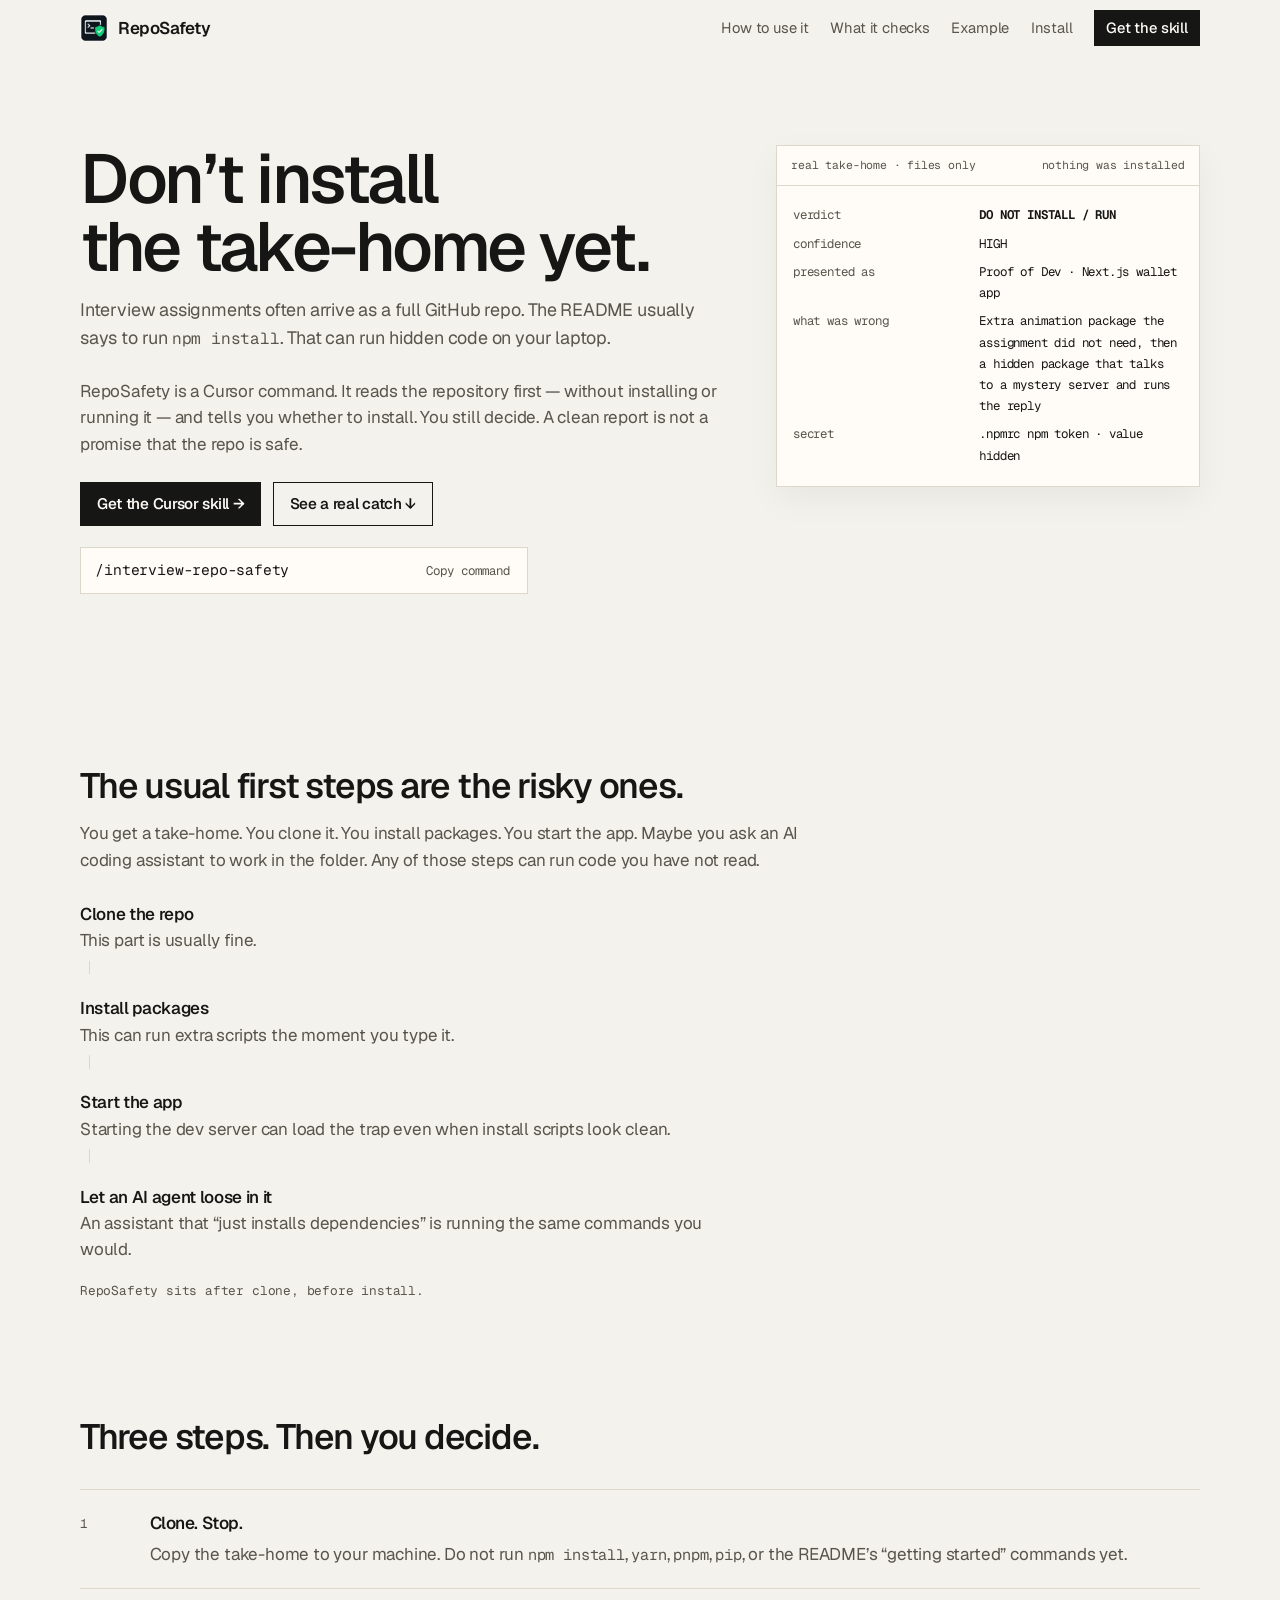
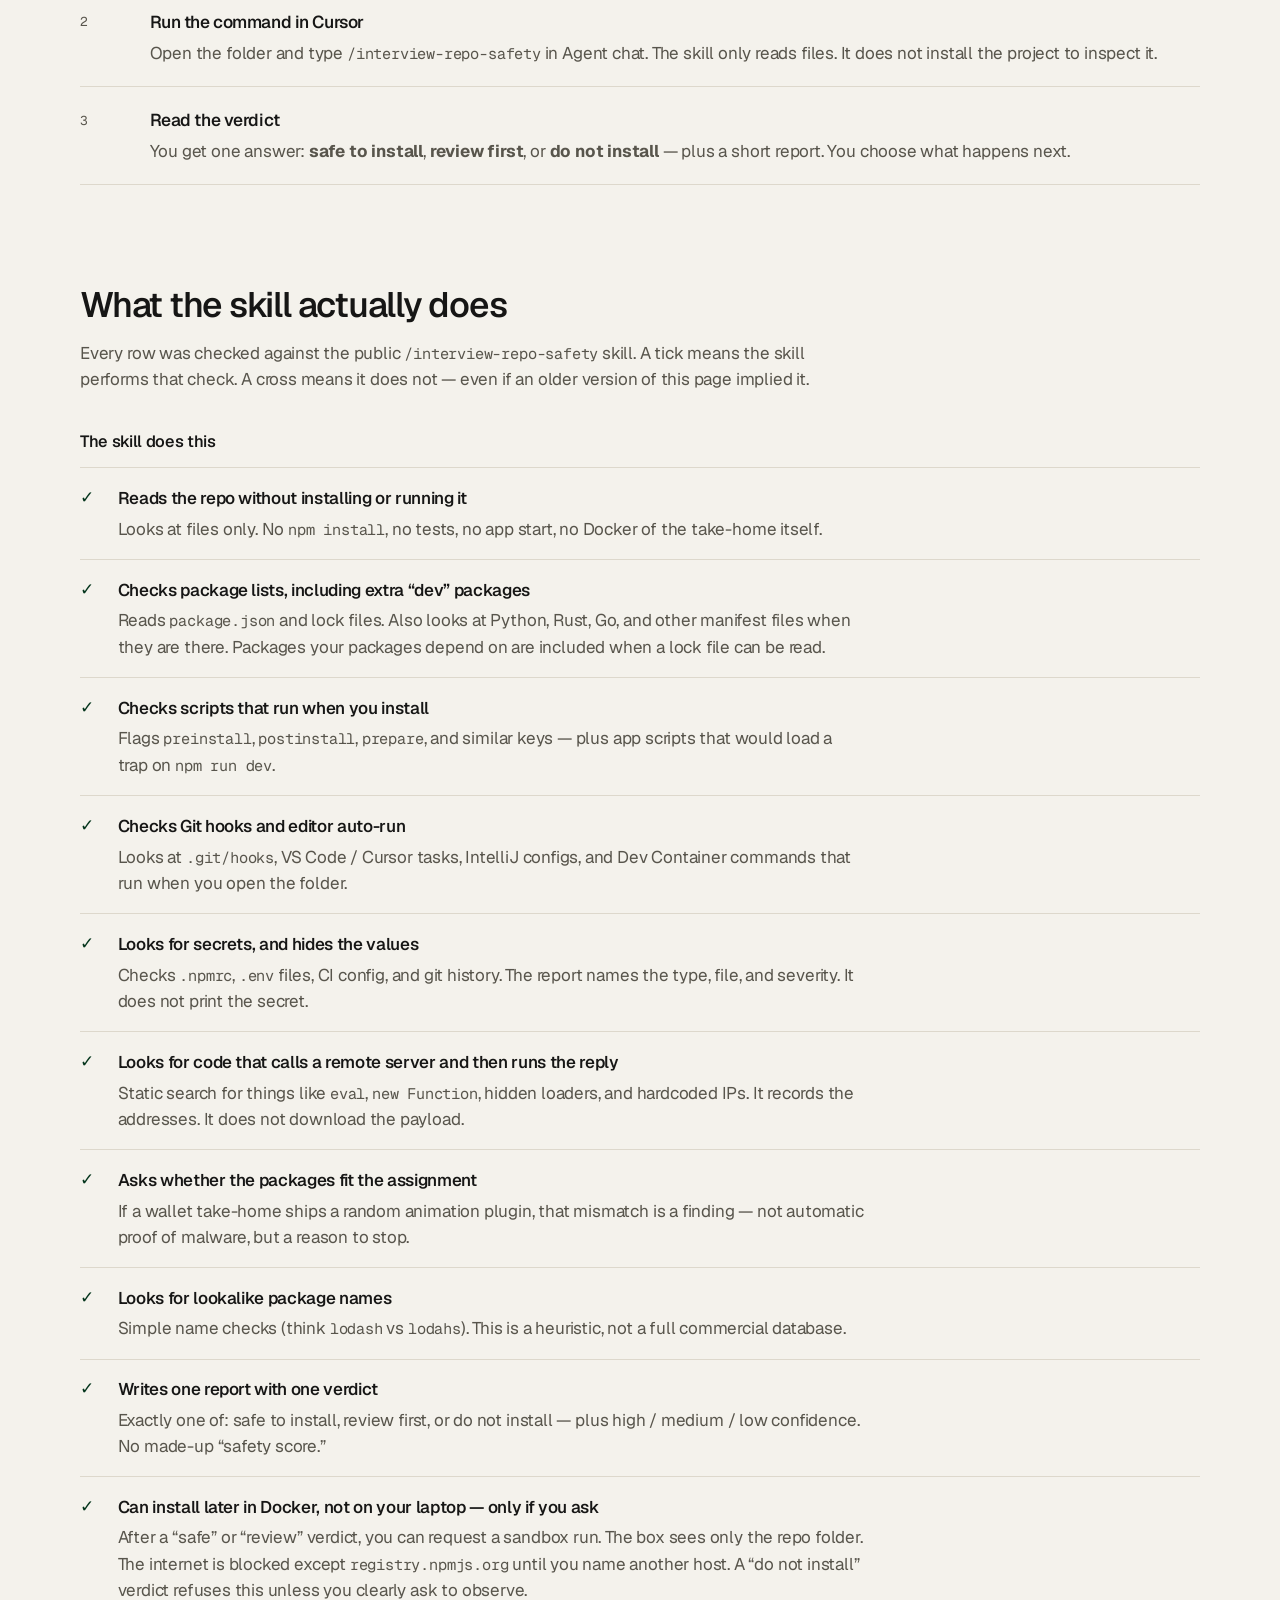
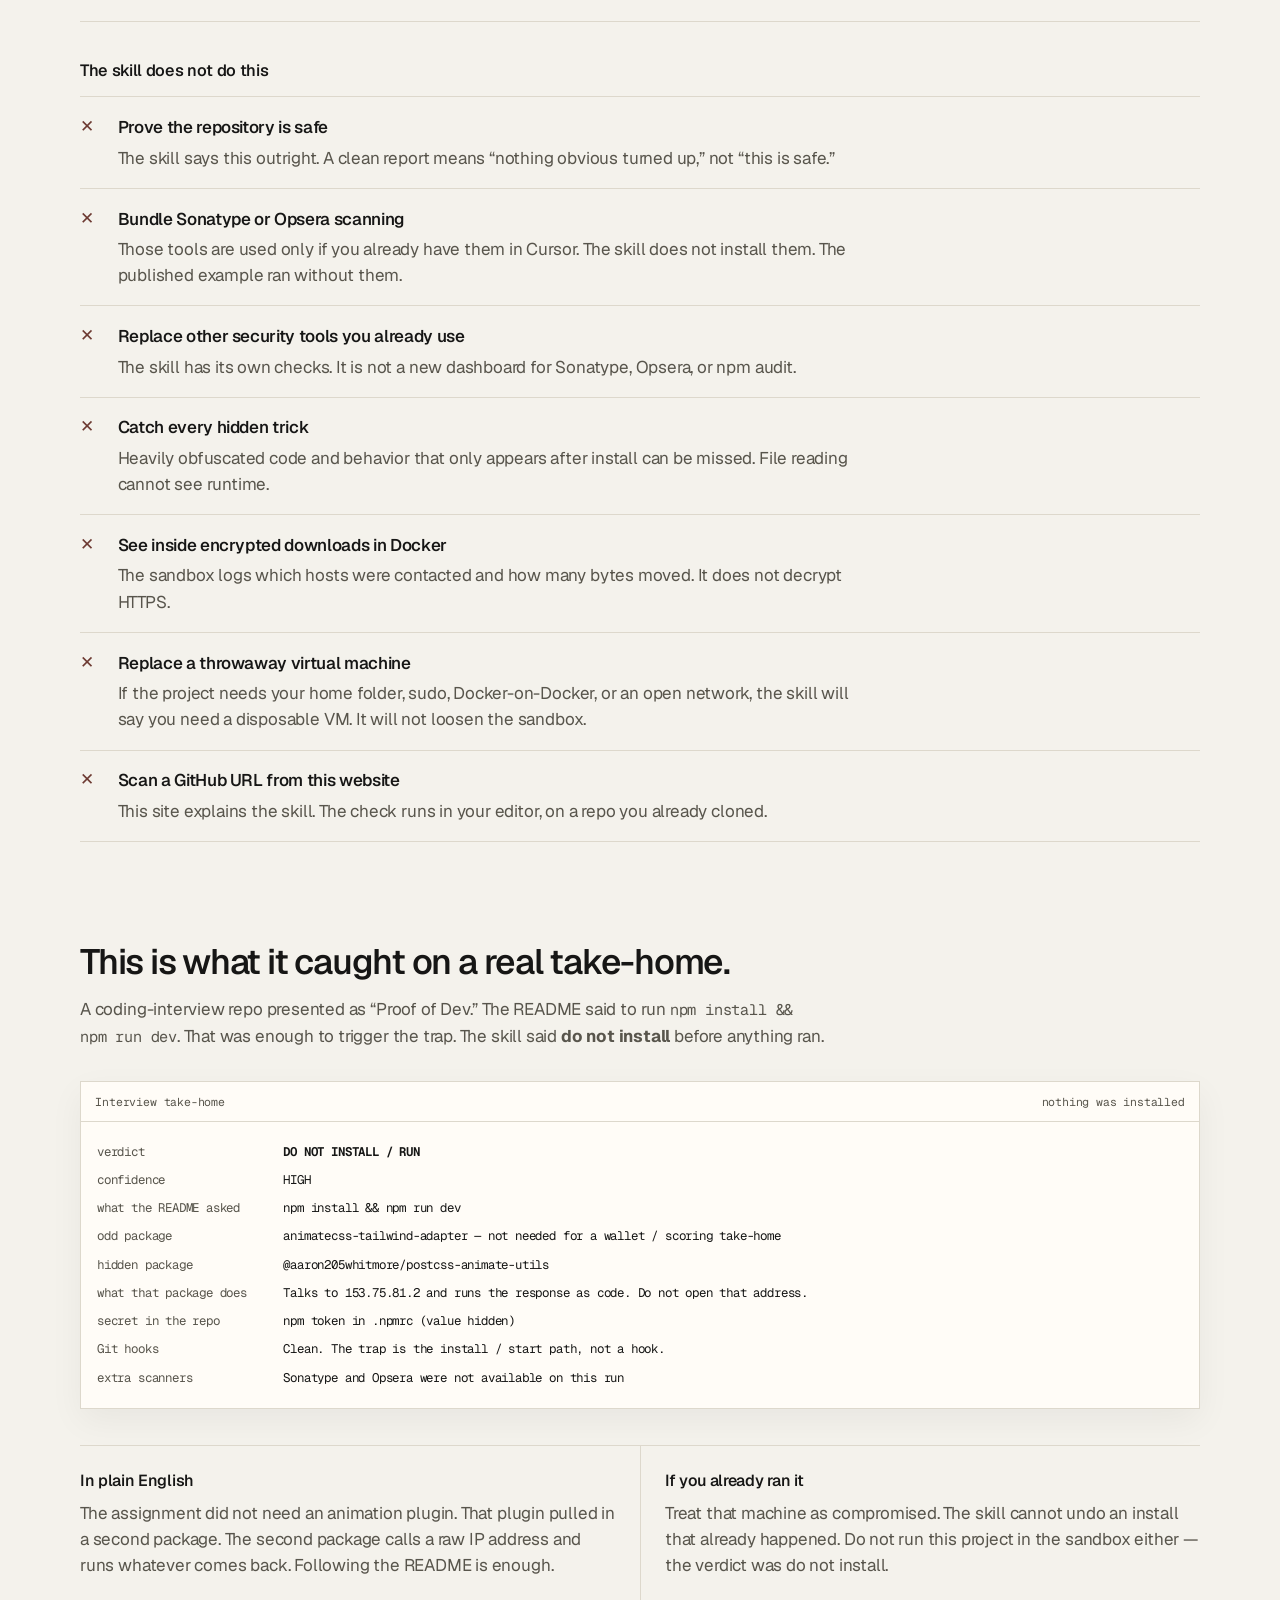
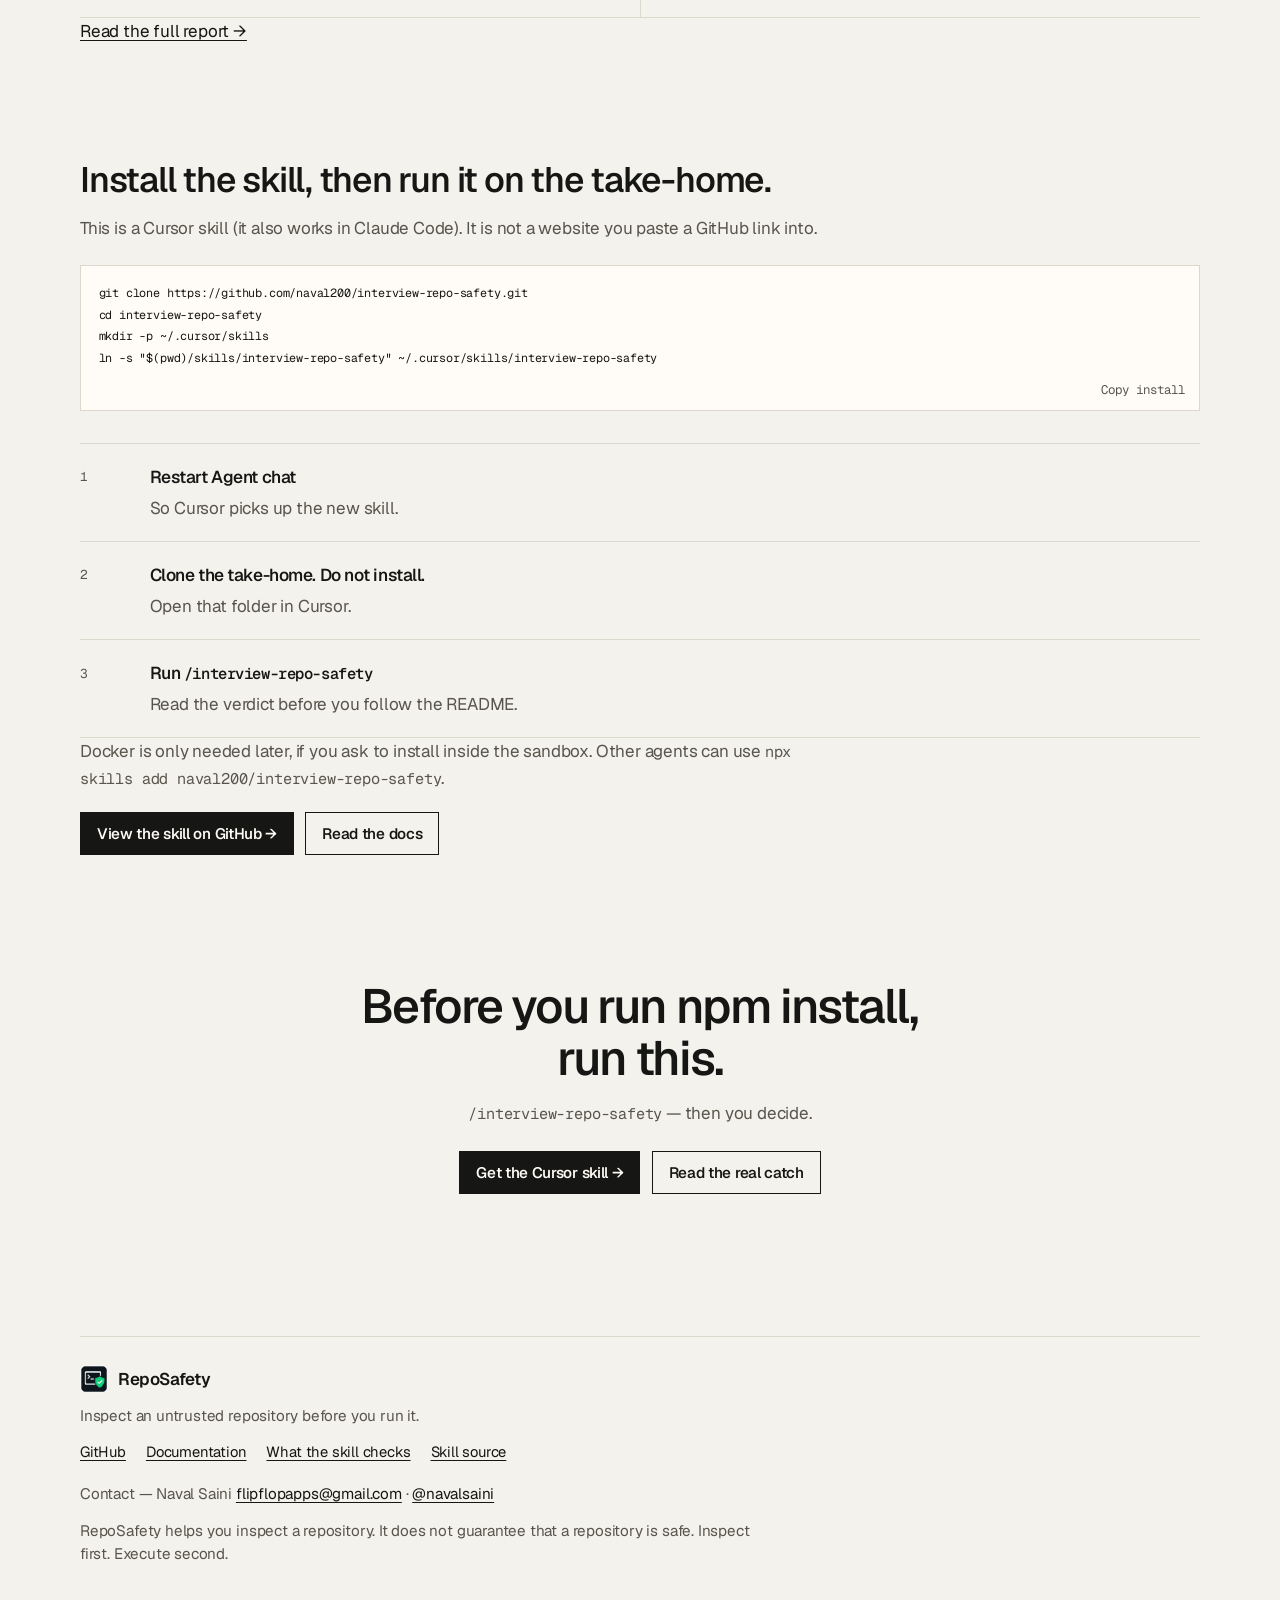
<file: index.html>
<!DOCTYPE html>
<html lang="en">
  <head>
    <meta charset="utf-8" />
    <meta name="viewport" content="width=device-width, initial-scale=1" />
    <title>RepoSafety — Don’t install the take-home yet</title>
    <meta
      name="description"
      content="A Cursor command that reads an interview repository before you install it. It does not run the project. It does not prove the repo is safe."
    />
    <link rel="icon" href="/logo.png" type="image/png" />
    <link rel="canonical" href="https://reposafety.com/" />
    <meta property="og:title" content="RepoSafety — Don’t install the take-home yet" />
    <meta
      property="og:description"
      content="Read a take-home repository first. Then decide whether to install."
    />
    <meta property="og:image" content="https://reposafety.com/logo.png" />
    <link rel="stylesheet" href="/assets/site.css" />
  </head>
  <body>
    <!--
      THESIS: Pause between clone and install. Honest ticks and crosses against the real skill — not a scanner platform, not a jargon architecture page.
      OWN-WORLD: Paper off-white, near-black Geist, Geist Mono for commands and the report, hairline rules, black CTAs, logo mint as a quiet accent only.
      STORY: A candidate who just got a take-home knows what to do, what the skill actually checks, and what it cannot promise.
      FIRST VIEWPORT: Sticky logo nav. Plain headline. Two CTAs. Copyable command. Compact real verdict from the Proof of Dev take-home.
      FORM: Editorial developer-tool longform, brief-pinned (light paper). Distill of the previous jargon-heavy landing.
      FINISH: unreviewed and undocumented is unfinished; this build ends with the finish review, the verdict, and DESIGN.md
    -->
    <a class="skip" href="#main">Skip to content</a>
    <header class="site-header" data-header>
      <div class="wrap bar">
        <a class="brand" href="/">
          <img src="/logo.png" alt="" width="28" height="28" />
          RepoSafety
        </a>
        <button
          class="menu-toggle"
          type="button"
          data-menu
          aria-expanded="false"
          aria-controls="nav"
        >
          Menu
        </button>
        <nav class="nav" id="nav" data-nav aria-label="Primary">
          <a href="#how">How to use it</a>
          <a href="#checks">What it checks</a>
          <a href="#example">Example</a>
          <a href="#install">Install</a>
          <a class="nav-cta" href="#install">Get the skill</a>
        </nav>
      </div>
    </header>

    <main id="main">
      <section class="wrap hero">
        <div>
          <h1>Don’t install<br />the take-home yet.</h1>
          <p class="lede">
            Interview assignments often arrive as a full GitHub repo. The README
            usually says to run <code>npm install</code>. That can run hidden code
            on your laptop.
          </p>
          <p>
            RepoSafety is a Cursor command. It reads the repository first — without
            installing or running it — and tells you whether to install. You still
            decide. A clean report is not a promise that the repo is safe.
          </p>
          <div class="actions">
            <a class="btn" href="#install">Get the Cursor skill →</a>
            <a class="btn btn-ghost" href="#example">See a real catch ↓</a>
          </div>
          <div class="cmd">
            <code>/interview-repo-safety</code>
            <button class="copy" type="button" data-copy="/interview-repo-safety">
              Copy command
            </button>
          </div>
        </div>
        <aside class="panel" aria-label="Excerpt from a real report">
          <div class="panel-bar">
            <span>real take-home · files only</span>
            <span>nothing was installed</span>
          </div>
          <div class="report">
            <dl>
              <div class="verdict">
                <dt>verdict</dt>
                <dd>DO NOT INSTALL / RUN</dd>
              </div>
              <div>
                <dt>confidence</dt>
                <dd>HIGH</dd>
              </div>
              <div>
                <dt>presented as</dt>
                <dd>Proof of Dev · Next.js wallet app</dd>
              </div>
              <div>
                <dt>what was wrong</dt>
                <dd>
                  Extra animation package the assignment did not need, then a
                  hidden package that talks to a mystery server and runs the reply
                </dd>
              </div>
              <div>
                <dt>secret</dt>
                <dd>.npmrc npm token · value hidden</dd>
              </div>
            </dl>
          </div>
        </aside>
      </section>

      <section class="wrap section" id="problem">
        <h2>The usual first steps are the risky ones.</h2>
        <p>
          You get a take-home. You clone it. You install packages. You start the
          app. Maybe you ask an AI coding assistant to work in the folder. Any of
          those steps can run code you have not read.
        </p>
        <ol class="flow">
          <li><strong>Clone the repo</strong> This part is usually fine.</li>
          <li>
            <strong>Install packages</strong> This can run extra scripts the
            moment you type it.
          </li>
          <li>
            <strong>Start the app</strong> Starting the dev server can load the
            trap even when install scripts look clean.
          </li>
          <li>
            <strong>Let an AI agent loose in it</strong> An assistant that
            “just installs dependencies” is running the same commands you would.
          </li>
        </ol>
        <p class="note">RepoSafety sits after clone, before install.</p>
      </section>

      <section class="wrap section" id="how">
        <h2>Three steps. Then you decide.</h2>
        <ol class="steps">
          <li>
            <span class="n">1</span>
            <div>
              <h3>Clone. Stop.</h3>
              <p>
                Copy the take-home to your machine. Do not run
                <code>npm install</code>, <code>yarn</code>, <code>pnpm</code>,
                <code>pip</code>, or the README’s “getting started” commands yet.
              </p>
            </div>
          </li>
          <li>
            <span class="n">2</span>
            <div>
              <h3>Run the command in Cursor</h3>
              <p>
                Open the folder and type <code>/interview-repo-safety</code> in
                Agent chat. The skill only reads files. It does not install the
                project to inspect it.
              </p>
            </div>
          </li>
          <li>
            <span class="n">3</span>
            <div>
              <h3>Read the verdict</h3>
              <p>
                You get one answer:
                <strong>safe to install</strong>,
                <strong>review first</strong>, or
                <strong>do not install</strong> — plus a short report. You choose
                what happens next.
              </p>
            </div>
          </li>
        </ol>
      </section>

      <section class="wrap section" id="checks">
        <h2>What the skill actually does</h2>
        <p>
          Every row was checked against the public
          <code>/interview-repo-safety</code> skill. A tick means the skill
          performs that check. A cross means it does not — even if an older
          version of this page implied it.
        </p>

        <h3 class="claim-head">The skill does this</h3>
        <ul class="claims">
          <li data-ok>
            <span class="mark" aria-hidden="true">✓</span>
            <div>
              <strong>Reads the repo without installing or running it</strong>
              <p>
                Looks at files only. No <code>npm install</code>, no tests, no
                app start, no Docker of the take-home itself.
              </p>
            </div>
          </li>
          <li data-ok>
            <span class="mark" aria-hidden="true">✓</span>
            <div>
              <strong>Checks package lists, including extra “dev” packages</strong>
              <p>
                Reads <code>package.json</code> and lock files. Also looks at
                Python, Rust, Go, and other manifest files when they are there.
                Packages your packages depend on are included when a lock file
                can be read.
              </p>
            </div>
          </li>
          <li data-ok>
            <span class="mark" aria-hidden="true">✓</span>
            <div>
              <strong>Checks scripts that run when you install</strong>
              <p>
                Flags <code>preinstall</code>, <code>postinstall</code>,
                <code>prepare</code>, and similar keys — plus app scripts that
                would load a trap on <code>npm run dev</code>.
              </p>
            </div>
          </li>
          <li data-ok>
            <span class="mark" aria-hidden="true">✓</span>
            <div>
              <strong>Checks Git hooks and editor auto-run</strong>
              <p>
                Looks at <code>.git/hooks</code>, VS Code / Cursor tasks, IntelliJ
                configs, and Dev Container commands that run when you open the
                folder.
              </p>
            </div>
          </li>
          <li data-ok>
            <span class="mark" aria-hidden="true">✓</span>
            <div>
              <strong>Looks for secrets, and hides the values</strong>
              <p>
                Checks <code>.npmrc</code>, <code>.env</code> files, CI config,
                and git history. The report names the type, file, and severity.
                It does not print the secret.
              </p>
            </div>
          </li>
          <li data-ok>
            <span class="mark" aria-hidden="true">✓</span>
            <div>
              <strong>Looks for code that calls a remote server and then runs the reply</strong>
              <p>
                Static search for things like <code>eval</code>,
                <code>new Function</code>, hidden loaders, and hardcoded IPs.
                It records the addresses. It does not download the payload.
              </p>
            </div>
          </li>
          <li data-ok>
            <span class="mark" aria-hidden="true">✓</span>
            <div>
              <strong>Asks whether the packages fit the assignment</strong>
              <p>
                If a wallet take-home ships a random animation plugin, that
                mismatch is a finding — not automatic proof of malware, but a
                reason to stop.
              </p>
            </div>
          </li>
          <li data-ok>
            <span class="mark" aria-hidden="true">✓</span>
            <div>
              <strong>Looks for lookalike package names</strong>
              <p>
                Simple name checks (think <code>lodash</code> vs
                <code>lodahs</code>). This is a heuristic, not a full commercial
                database.
              </p>
            </div>
          </li>
          <li data-ok>
            <span class="mark" aria-hidden="true">✓</span>
            <div>
              <strong>Writes one report with one verdict</strong>
              <p>
                Exactly one of: safe to install, review first, or do not
                install — plus high / medium / low confidence. No made-up
                “safety score.”
              </p>
            </div>
          </li>
          <li data-ok>
            <span class="mark" aria-hidden="true">✓</span>
            <div>
              <strong>Can install later in Docker, not on your laptop — only if you ask</strong>
              <p>
                After a “safe” or “review” verdict, you can request a sandbox
                run. The box sees only the repo folder. The internet is blocked
                except <code>registry.npmjs.org</code> until you name another
                host. A “do not install” verdict refuses this unless you
                clearly ask to observe.
              </p>
            </div>
          </li>
        </ul>

        <h3 class="claim-head">The skill does not do this</h3>
        <ul class="claims">
          <li data-no>
            <span class="mark" aria-hidden="true">✕</span>
            <div>
              <strong>Prove the repository is safe</strong>
              <p>
                The skill says this outright. A clean report means “nothing
                obvious turned up,” not “this is safe.”
              </p>
            </div>
          </li>
          <li data-no>
            <span class="mark" aria-hidden="true">✕</span>
            <div>
              <strong>Bundle Sonatype or Opsera scanning</strong>
              <p>
                Those tools are used only if you already have them in Cursor.
                The skill does not install them. The published example ran
                without them.
              </p>
            </div>
          </li>
          <li data-no>
            <span class="mark" aria-hidden="true">✕</span>
            <div>
              <strong>Replace other security tools you already use</strong>
              <p>
                The skill has its own checks. It is not a new dashboard for
                Sonatype, Opsera, or npm audit.
              </p>
            </div>
          </li>
          <li data-no>
            <span class="mark" aria-hidden="true">✕</span>
            <div>
              <strong>Catch every hidden trick</strong>
              <p>
                Heavily obfuscated code and behavior that only appears after
                install can be missed. File reading cannot see runtime.
              </p>
            </div>
          </li>
          <li data-no>
            <span class="mark" aria-hidden="true">✕</span>
            <div>
              <strong>See inside encrypted downloads in Docker</strong>
              <p>
                The sandbox logs which hosts were contacted and how many bytes
                moved. It does not decrypt HTTPS.
              </p>
            </div>
          </li>
          <li data-no>
            <span class="mark" aria-hidden="true">✕</span>
            <div>
              <strong>Replace a throwaway virtual machine</strong>
              <p>
                If the project needs your home folder, sudo, Docker-on-Docker,
                or an open network, the skill will say you need a disposable
                VM. It will not loosen the sandbox.
              </p>
            </div>
          </li>
          <li data-no>
            <span class="mark" aria-hidden="true">✕</span>
            <div>
              <strong>Scan a GitHub URL from this website</strong>
              <p>
                This site explains the skill. The check runs in your editor,
                on a repo you already cloned.
              </p>
            </div>
          </li>
        </ul>
      </section>

      <section class="wrap section" id="example">
        <h2>This is what it caught on a real take-home.</h2>
        <p>
          A coding-interview repo presented as “Proof of Dev.” The README said
          to run <code>npm install && npm run dev</code>. That was enough to
          trigger the trap. The skill said <strong>do not install</strong>
          before anything ran.
        </p>
        <div class="panel mt-2">
          <div class="panel-bar">
            <span>Interview take-home</span>
            <span>nothing was installed</span>
          </div>
          <div class="report">
            <dl>
              <div class="verdict">
                <dt>verdict</dt>
                <dd>DO NOT INSTALL / RUN</dd>
              </div>
              <div>
                <dt>confidence</dt>
                <dd>HIGH</dd>
              </div>
              <div>
                <dt>what the README asked</dt>
                <dd>npm install && npm run dev</dd>
              </div>
              <div>
                <dt>odd package</dt>
                <dd>
                  animatecss-tailwind-adapter — not needed for a wallet / scoring
                  take-home
                </dd>
              </div>
              <div>
                <dt>hidden package</dt>
                <dd>@aaron205whitmore/postcss-animate-utils</dd>
              </div>
              <div>
                <dt>what that package does</dt>
                <dd>
                  Talks to 153.75.81.2 and runs the response as code. Do not
                  open that address.
                </dd>
              </div>
              <div>
                <dt>secret in the repo</dt>
                <dd>npm token in .npmrc (value hidden)</dd>
              </div>
              <div>
                <dt>Git hooks</dt>
                <dd>Clean. The trap is the install / start path, not a hook.</dd>
              </div>
              <div>
                <dt>extra scanners</dt>
                <dd>Sonatype and Opsera were not available on this run</dd>
              </div>
            </dl>
          </div>
        </div>
        <div class="explain">
          <article>
            <h3>In plain English</h3>
            <p>
              The assignment did not need an animation plugin. That plugin pulled
              in a second package. The second package calls a raw IP address and
              runs whatever comes back. Following the README is enough.
            </p>
          </article>
          <article>
            <h3>If you already ran it</h3>
            <p>
              Treat that machine as compromised. The skill cannot undo an
              install that already happened. Do not run this project in the
              sandbox either — the verdict was do not install.
            </p>
          </article>
        </div>
        <p class="mt-1">
          <a href="/cases/antfarm-take-home/">Read the full report →</a>
        </p>
      </section>

      <section class="wrap section" id="install">
        <h2>Install the skill, then run it on the take-home.</h2>
        <p>
          This is a Cursor skill (it also works in Claude Code). It is not a
          website you paste a GitHub link into.
        </p>
        <div class="install-block">
          <pre><code>git clone https://github.com/naval200/interview-repo-safety.git
cd interview-repo-safety
mkdir -p ~/.cursor/skills
ln -s "$(pwd)/skills/interview-repo-safety" ~/.cursor/skills/interview-repo-safety</code></pre>
          <button
            class="copy"
            type="button"
            data-copy="git clone https://github.com/naval200/interview-repo-safety.git
cd interview-repo-safety
mkdir -p ~/.cursor/skills
ln -s &quot;$(pwd)/skills/interview-repo-safety&quot; ~/.cursor/skills/interview-repo-safety"
          >
            Copy install
          </button>
        </div>
        <ol class="steps">
          <li>
            <span class="n">1</span>
            <div>
              <h3>Restart Agent chat</h3>
              <p>So Cursor picks up the new skill.</p>
            </div>
          </li>
          <li>
            <span class="n">2</span>
            <div>
              <h3>Clone the take-home. Do not install.</h3>
              <p>Open that folder in Cursor.</p>
            </div>
          </li>
          <li>
            <span class="n">3</span>
            <div>
              <h3>Run <code>/interview-repo-safety</code></h3>
              <p>Read the verdict before you follow the README.</p>
            </div>
          </li>
        </ol>
        <p class="mt-1">
          Docker is only needed later, if you ask to install inside the sandbox.
          Other agents can use
          <code>npx skills add naval200/interview-repo-safety</code>.
        </p>
        <div class="actions mt-1">
          <a class="btn" href="https://github.com/naval200/interview-repo-safety"
            >View the skill on GitHub →</a
          >
          <a
            class="btn btn-ghost"
            href="https://github.com/naval200/interview-repo-safety/blob/master/skills/interview-repo-safety/README.md"
            >Read the docs</a
          >
        </div>
      </section>

      <section class="cta-band wrap">
        <h2>Before you run npm install, run this.</h2>
        <p>
          <code>/interview-repo-safety</code> — then you decide.
        </p>
        <div class="actions">
          <a class="btn" href="#install">Get the Cursor skill →</a>
          <a class="btn btn-ghost" href="#example">Read the real catch</a>
        </div>
      </section>
    </main>

    <footer class="wrap site-footer">
      <a class="brand" href="/">
        <img src="/logo.png" alt="" width="28" height="28" />
        RepoSafety
      </a>
      <p>Inspect an untrusted repository before you run it.</p>
      <ul class="foot-links">
        <li>
          <a href="https://github.com/naval200/interview-repo-safety">GitHub</a>
        </li>
        <li>
          <a
            href="https://github.com/naval200/interview-repo-safety/blob/master/skills/interview-repo-safety/README.md"
            >Documentation</a
          >
        </li>
        <li>
          <a href="#checks">What the skill checks</a>
        </li>
        <li>
          <a
            href="https://github.com/naval200/interview-repo-safety/blob/master/skills/interview-repo-safety/SKILL.md"
            >Skill source</a
          >
        </li>
      </ul>
      <p>
        Contact — Naval Saini
        <a href="mailto:flipflopapps@gmail.com">flipflopapps@gmail.com</a>
        ·
        <a href="https://x.com/navalsaini">@navalsaini</a>
      </p>
      <p class="legal">
        RepoSafety helps you inspect a repository. It does not guarantee that a
        repository is safe. Inspect first. Execute second.
      </p>
    </footer>
    <script src="/assets/site.js"></script>
  </body>
</html>
</file>
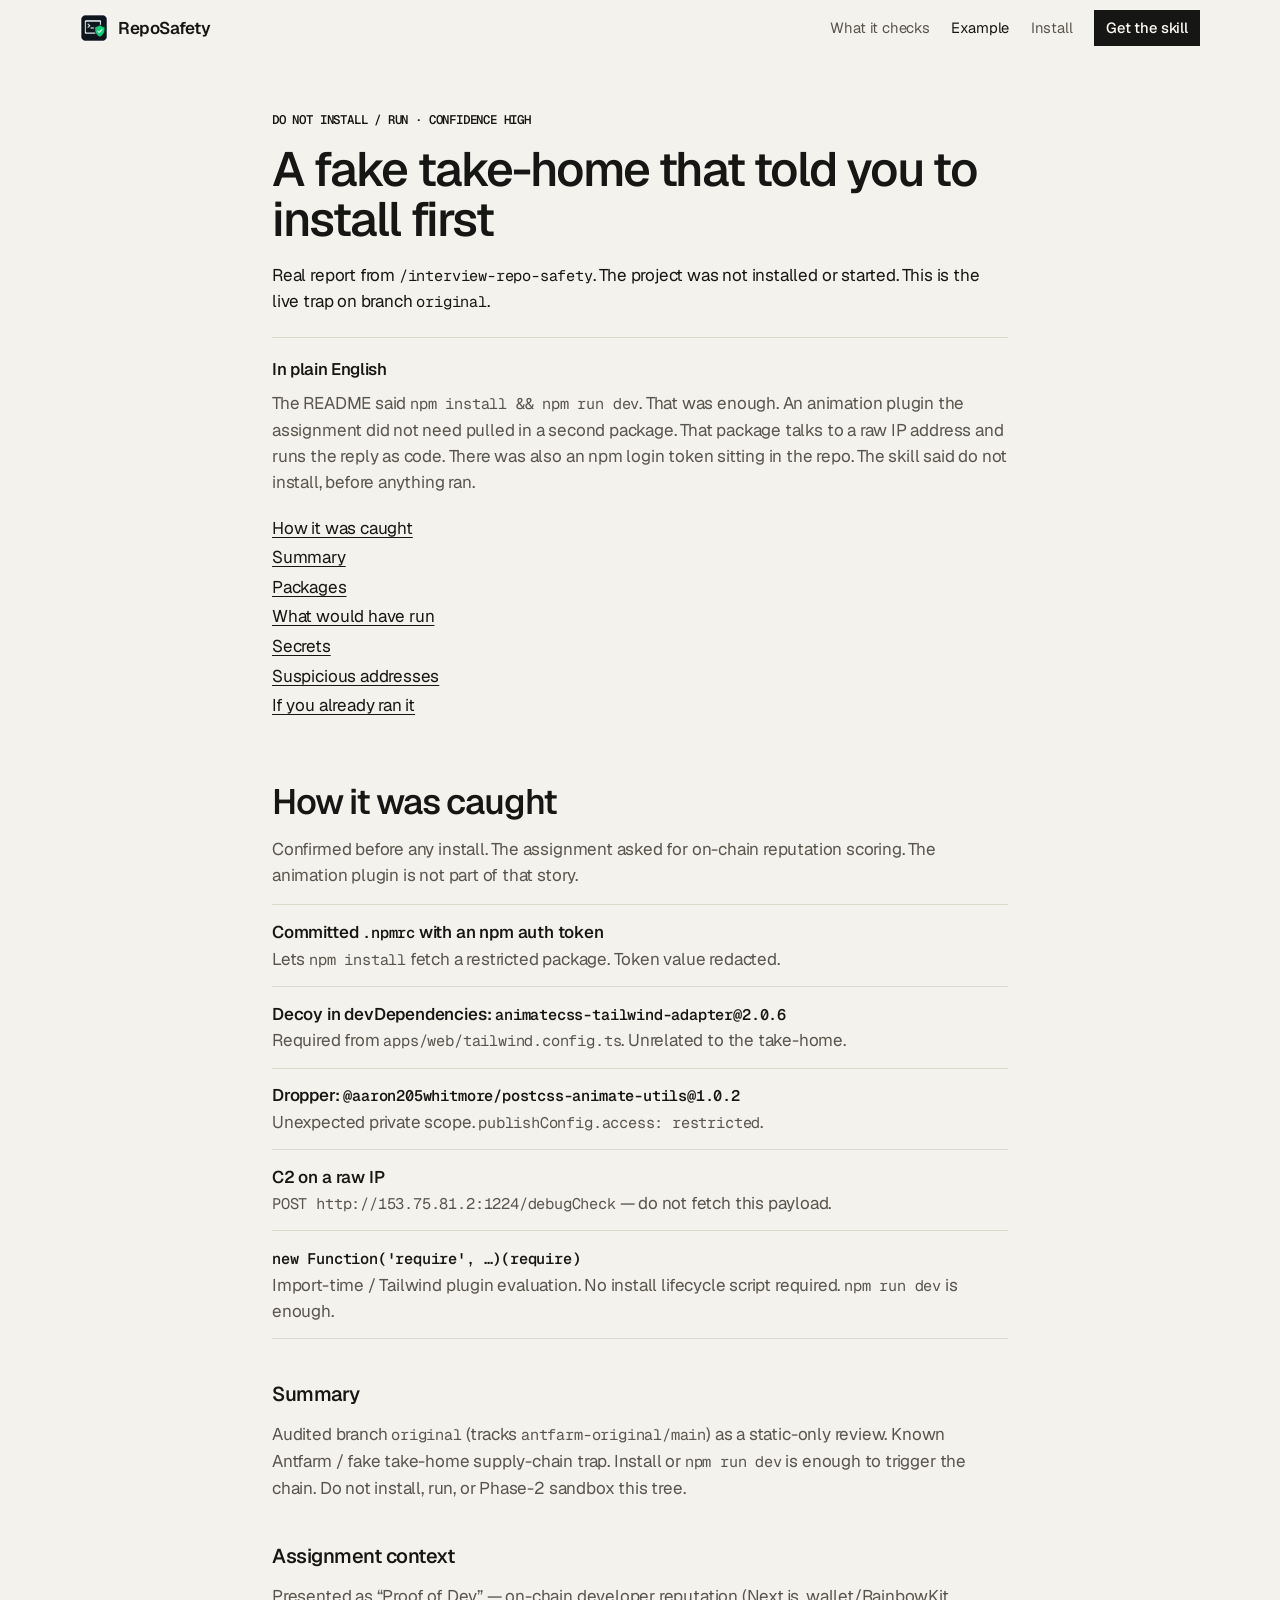
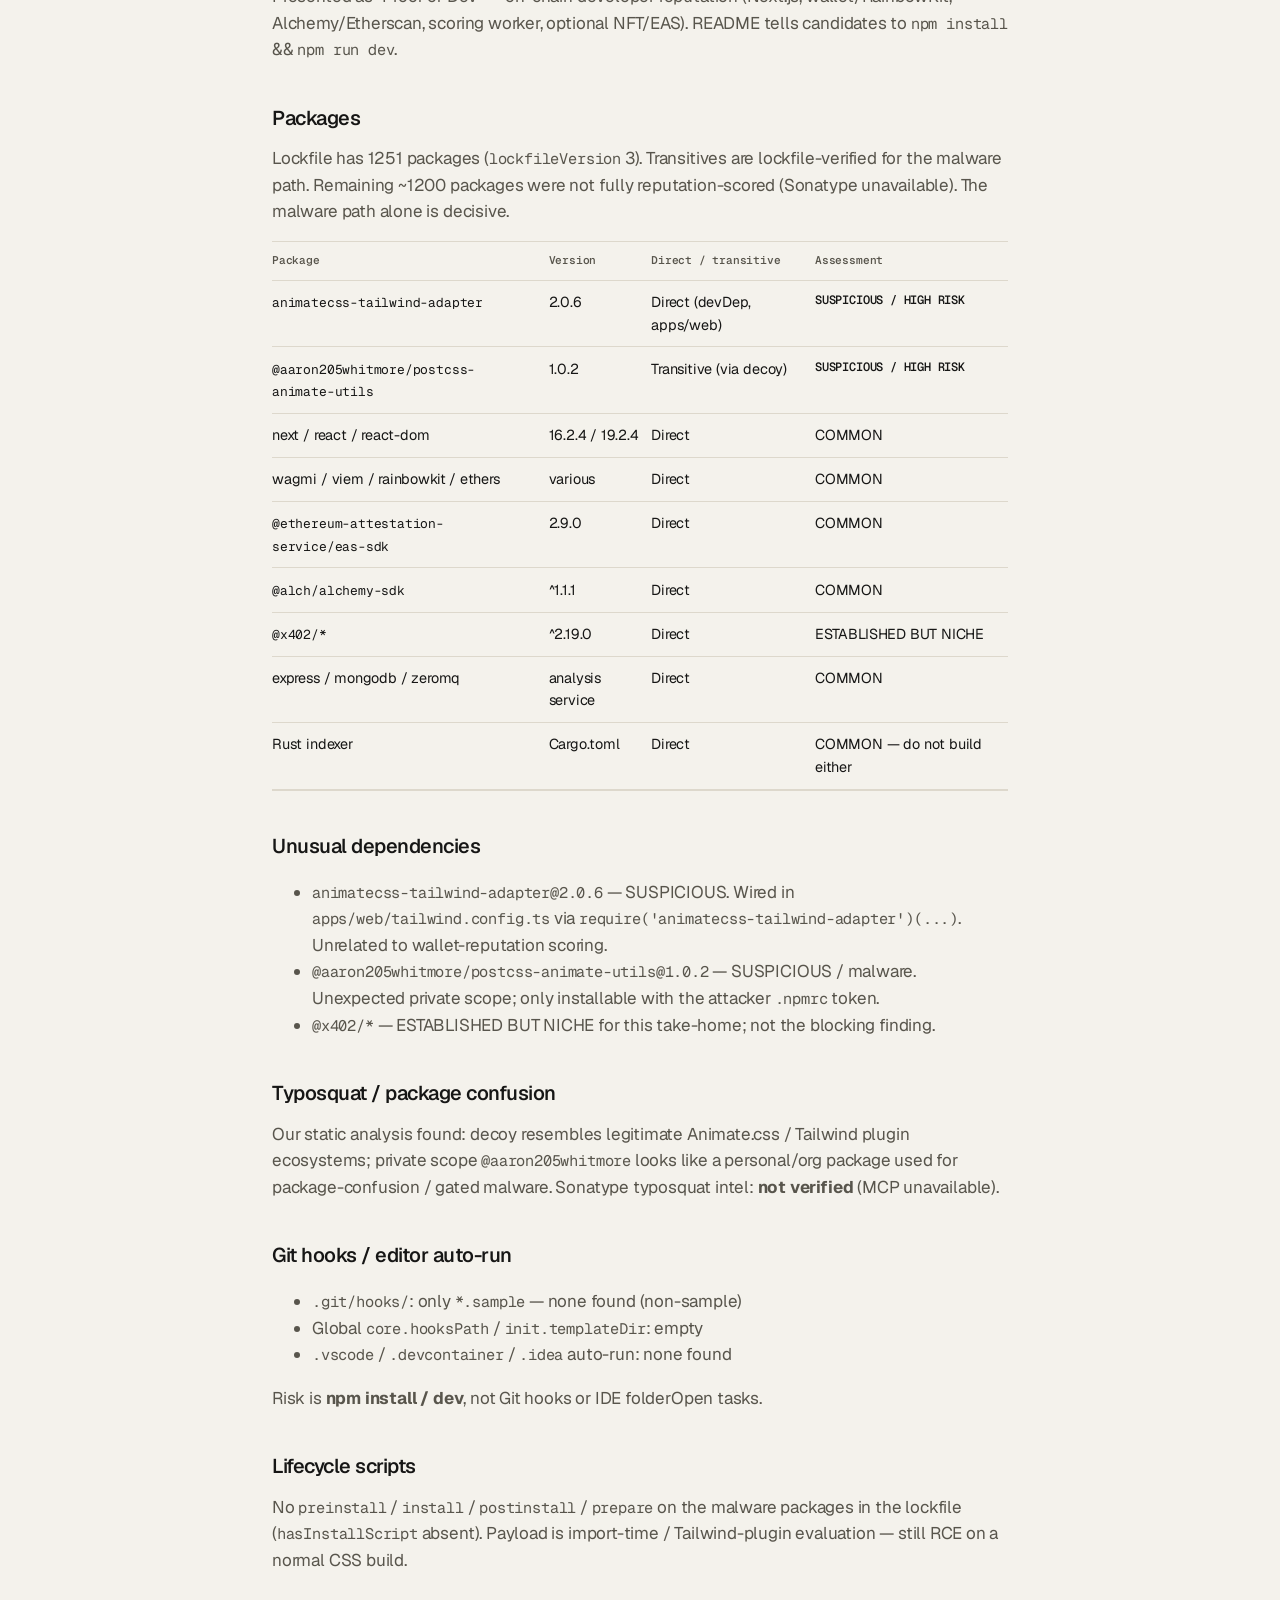
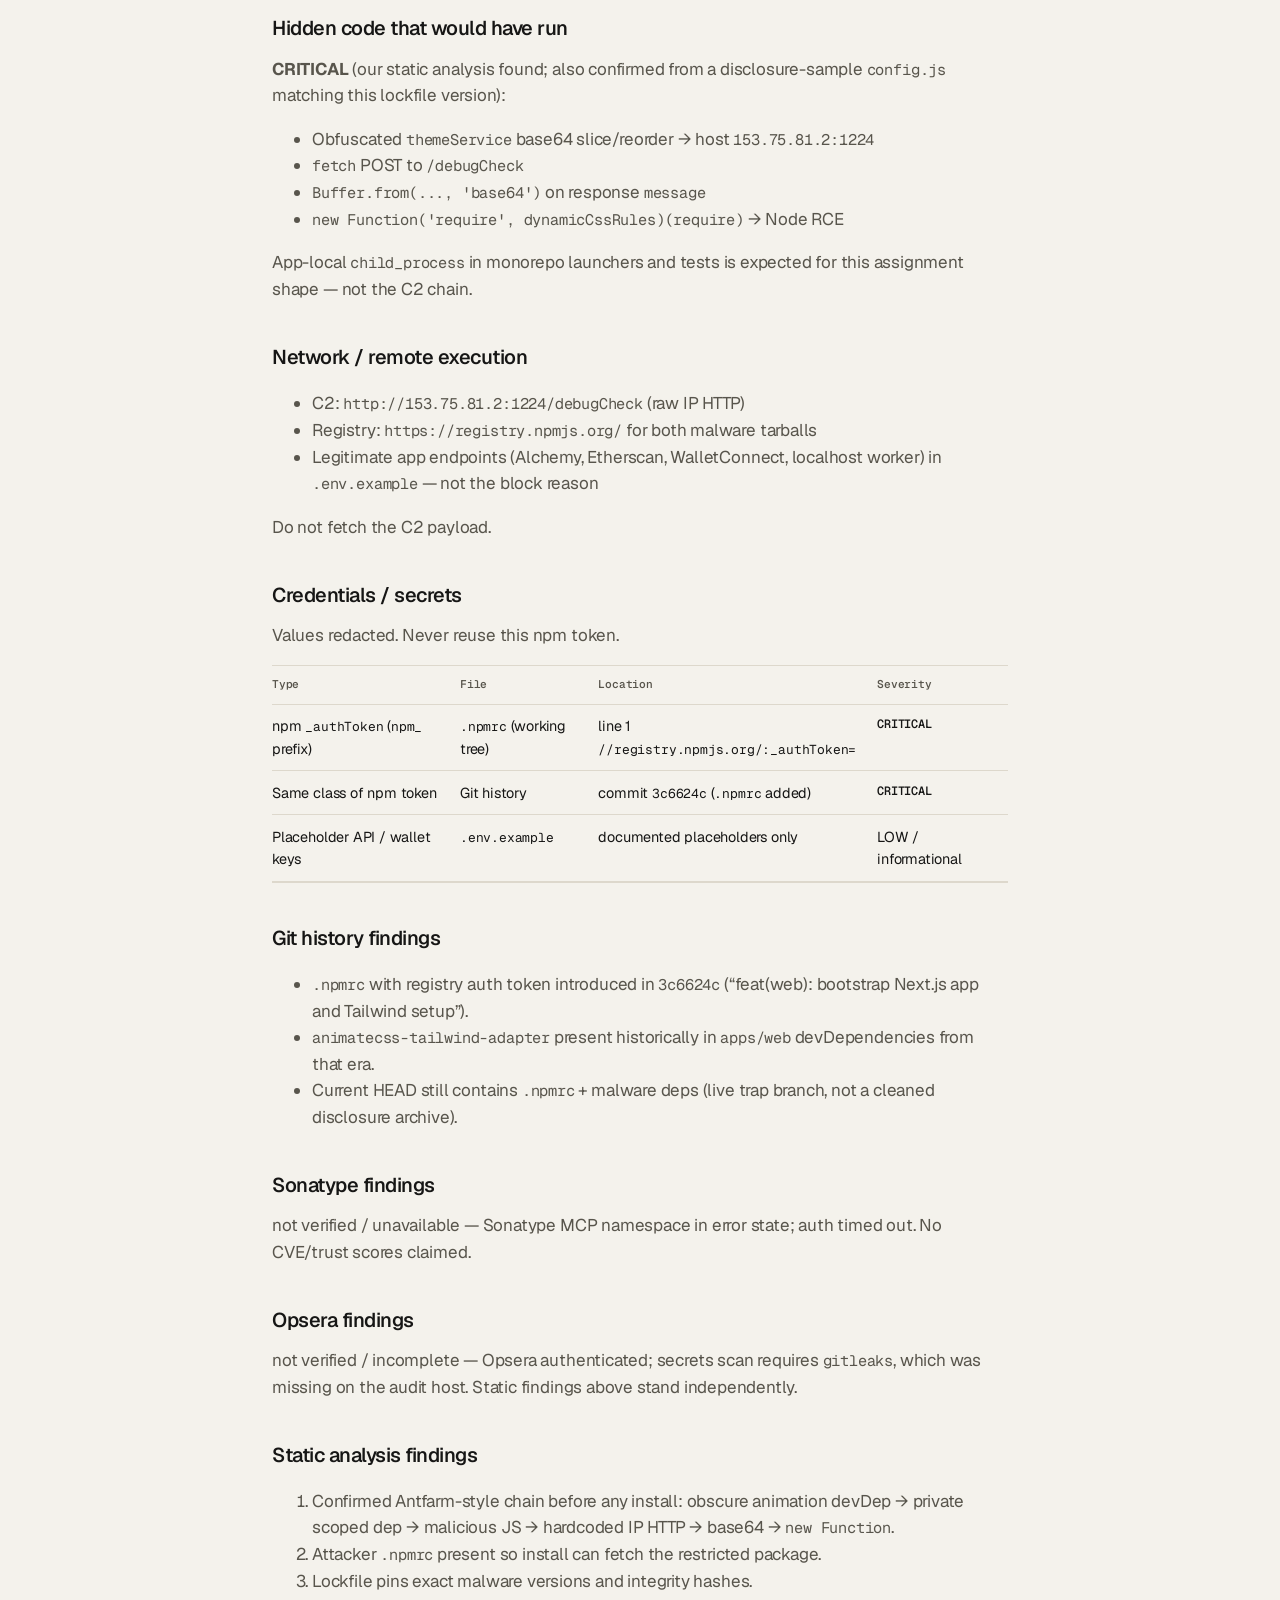
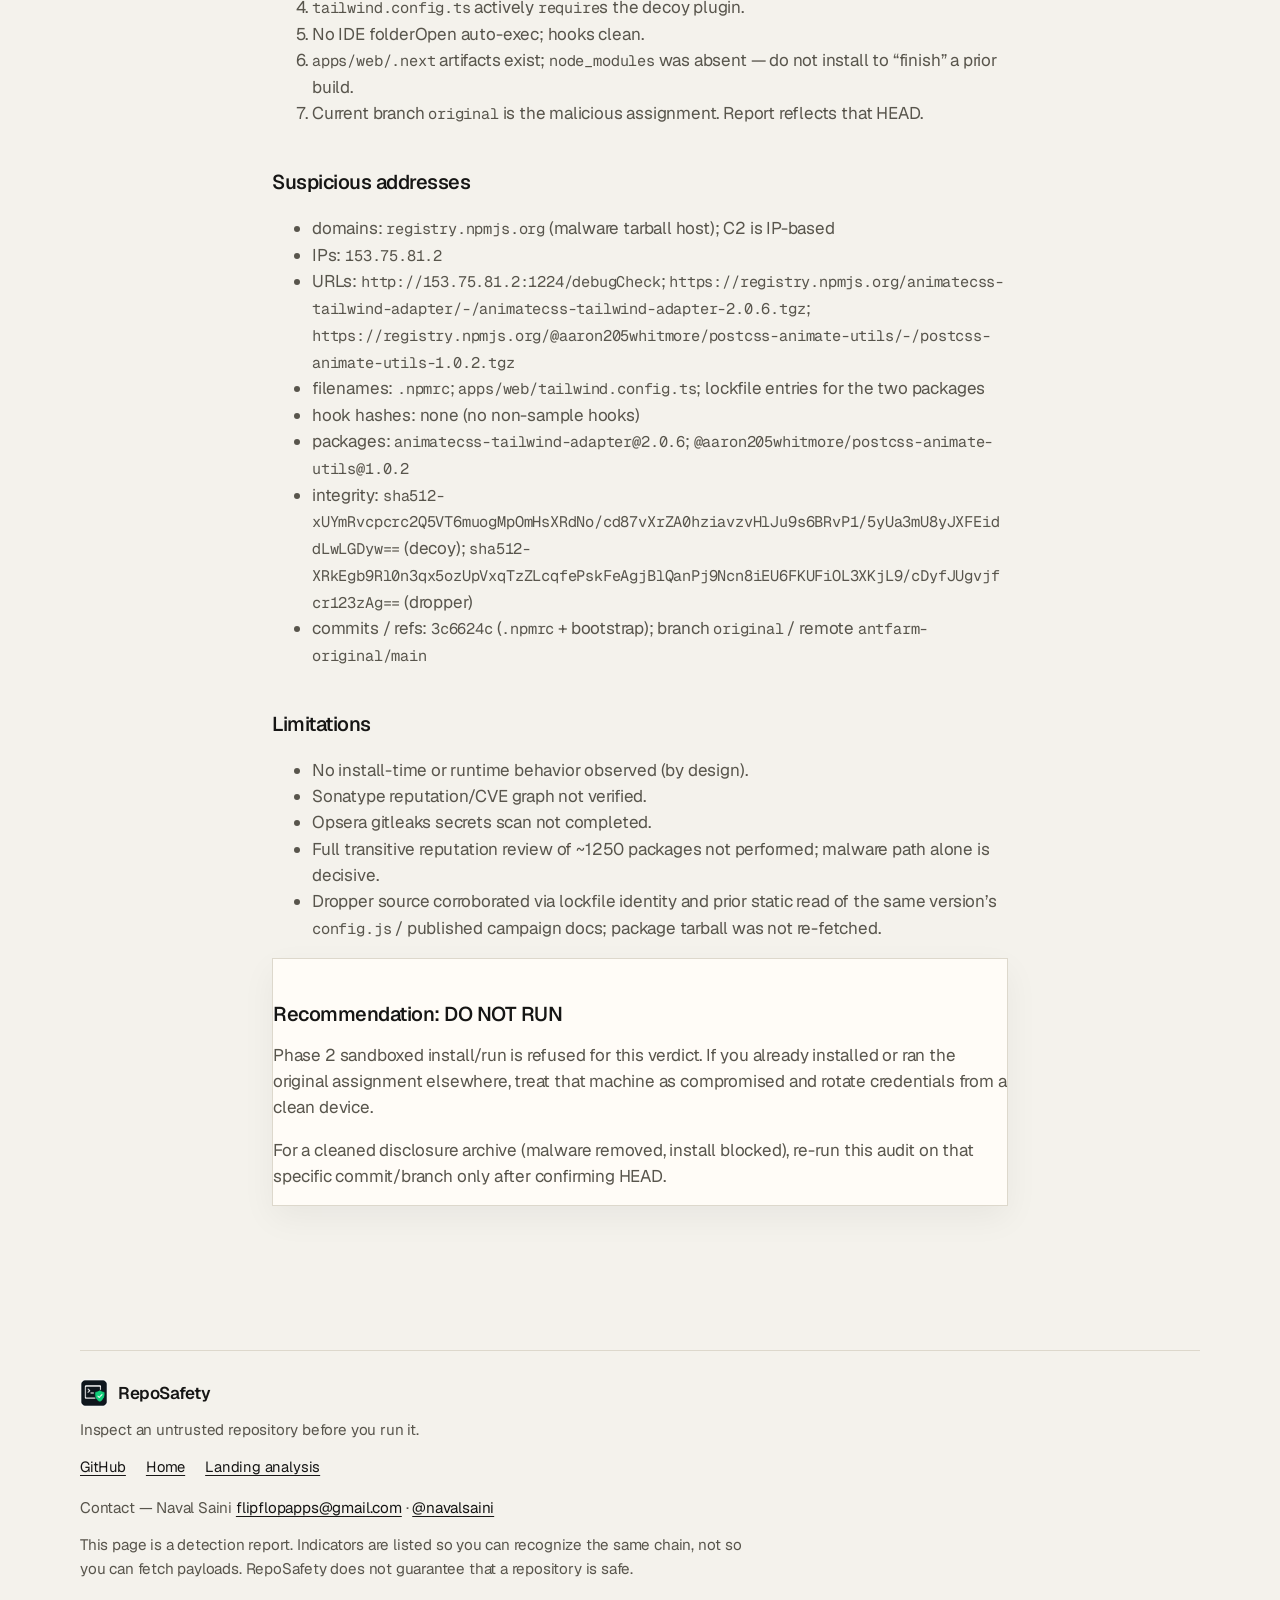
<file: cases/antfarm-take-home/index.html>
<!DOCTYPE html>
<html lang="en">
  <head>
    <meta charset="utf-8" />
    <meta name="viewport" content="width=device-width, initial-scale=1" />
    <title>Fake take-home — DO NOT INSTALL / RUN</title>
    <meta
      name="description"
      content="Real RepoSafety report: a fake “Proof of Dev” take-home. Following the README was enough to run hidden code. Nothing in the project was installed."
    />
    <link rel="icon" href="/logo.png" type="image/png" />
    <link
      rel="canonical"
      href="https://reposafety.com/cases/antfarm-take-home/"
    />
    <link rel="stylesheet" href="/assets/site.css" />
    <meta property="og:title" content="Fake take-home — DO NOT INSTALL / RUN" />
    <meta
      property="og:image"
      content="https://reposafety.com/logo.png"
    />
  </head>
  <body>
    <!--
      THESIS: A real Phase 1 report is the proof. Read mode.
      OWN-WORLD: Same paper / Geist system as the landing.
      STORY: Full audit for readers who want every section of the skill template.
      FIRST VIEWPORT: Header, verdict line, title.
      FORM: Evidence report inside the editorial developer-tool world.
      FINISH: unreviewed and undocumented is unfinished; this build ends with the finish review, the verdict, and DESIGN.md
    -->
    <a class="skip" href="#main">Skip to content</a>
    <header class="site-header" data-header>
      <div class="wrap bar">
        <a class="brand" href="/">
          <img src="/logo.png" alt="" width="28" height="28" />
          RepoSafety
        </a>
        <button
          class="menu-toggle"
          type="button"
          data-menu
          aria-expanded="false"
          aria-controls="nav"
        >
          Menu
        </button>
        <nav class="nav" id="nav" data-nav aria-label="Primary">
          <a href="/#checks">What it checks</a>
          <a href="/cases/antfarm-take-home/" aria-current="page">Example</a>
          <a href="/#install">Install</a>
          <a class="nav-cta" href="/#install">Get the skill</a>
        </nav>
      </div>
    </header>
    <main id="main" class="report-wrap">
      <header class="mast">
        <p class="flag">DO NOT INSTALL / RUN · CONFIDENCE HIGH</p>
        <h1>A fake take-home that told you to install first</h1>
        <p>
          Real report from <code>/interview-repo-safety</code>. The project was
          not installed or started. This is the live trap on branch
          <code>original</code>.
        </p>
        <div class="plain">
          <h2>In plain English</h2>
          <p>
            The README said <code>npm install && npm run dev</code>. That was
            enough. An animation plugin the assignment did not need pulled in a
            second package. That package talks to a raw IP address and runs the
            reply as code. There was also an npm login token sitting in the repo.
            The skill said do not install, before anything ran.
          </p>
        </div>
        <ul class="toc">
          <li><a href="#chain">How it was caught</a></li>
          <li><a href="#summary">Summary</a></li>
          <li><a href="#inventory">Packages</a></li>
          <li><a href="#execution">What would have run</a></li>
          <li><a href="#secrets">Secrets</a></li>
          <li><a href="#iocs">Suspicious addresses</a></li>
          <li><a href="#already-ran">If you already ran it</a></li>
        </ul>
      </header>

      <section class="section" id="chain">
        <h2>How it was caught</h2>
        <p>
          Confirmed before any install. The assignment asked for on-chain
          reputation scoring. The animation plugin is not part of that story.
        </p>
        <ol class="chain">
          <li>
            <strong>Committed <code>.npmrc</code> with an npm auth token</strong>
            Lets <code>npm install</code> fetch a restricted package. Token value
            redacted.
          </li>
          <li>
            <strong>Decoy in devDependencies: <code>animatecss-tailwind-adapter@2.0.6</code></strong>
            Required from <code>apps/web/tailwind.config.ts</code>. Unrelated to
            the take-home.
          </li>
          <li>
            <strong>Dropper: <code>@aaron205whitmore/postcss-animate-utils@1.0.2</code></strong>
            Unexpected private scope. <code>publishConfig.access: restricted</code>.
          </li>
          <li>
            <strong>C2 on a raw IP</strong>
            <code>POST http://153.75.81.2:1224/debugCheck</code> — do not fetch
            this payload.
          </li>
          <li>
            <strong><code>new Function('require', …)(require)</code></strong>
            Import-time / Tailwind plugin evaluation. No install lifecycle script
            required. <code>npm run dev</code> is enough.
          </li>
        </ol>
      </section>

      <article class="prose">
        <h2 id="summary">Summary</h2>
        <p>
          Audited branch <code>original</code> (tracks
          <code>antfarm-original/main</code>) as a static-only review. Known
          Antfarm / fake take-home supply-chain trap. Install or
          <code>npm run dev</code> is enough to trigger the chain. Do not
          install, run, or Phase-2 sandbox this tree.
        </p>

        <h2>Assignment context</h2>
        <p>
          Presented as “Proof of Dev” — on-chain developer reputation (Next.js,
          wallet/RainbowKit, Alchemy/Etherscan, scoring worker, optional NFT/EAS).
          README tells candidates to <code>npm install</code> &&
          <code>npm run dev</code>.
        </p>

        <h2 id="inventory">Packages</h2>
        <p>
          Lockfile has 1251 packages (<code>lockfileVersion</code> 3). Transitives
          are lockfile-verified for the malware path. Remaining ~1200 packages
          were not fully reputation-scored (Sonatype unavailable). The malware
          path alone is decisive.
        </p>
        <div class="table-wrap">
          <table>
            <thead>
              <tr>
                <th>Package</th>
                <th>Version</th>
                <th>Direct / transitive</th>
                <th>Assessment</th>
              </tr>
            </thead>
            <tbody>
              <tr>
                <td><code>animatecss-tailwind-adapter</code></td>
                <td>2.0.6</td>
                <td>Direct (devDep, apps/web)</td>
                <td class="risk">SUSPICIOUS / HIGH RISK</td>
              </tr>
              <tr>
                <td><code>@aaron205whitmore/postcss-animate-utils</code></td>
                <td>1.0.2</td>
                <td>Transitive (via decoy)</td>
                <td class="risk">SUSPICIOUS / HIGH RISK</td>
              </tr>
              <tr>
                <td>next / react / react-dom</td>
                <td>16.2.4 / 19.2.4</td>
                <td>Direct</td>
                <td>COMMON</td>
              </tr>
              <tr>
                <td>wagmi / viem / rainbowkit / ethers</td>
                <td>various</td>
                <td>Direct</td>
                <td>COMMON</td>
              </tr>
              <tr>
                <td><code>@ethereum-attestation-service/eas-sdk</code></td>
                <td>2.9.0</td>
                <td>Direct</td>
                <td>COMMON</td>
              </tr>
              <tr>
                <td><code>@alch/alchemy-sdk</code></td>
                <td>^1.1.1</td>
                <td>Direct</td>
                <td>COMMON</td>
              </tr>
              <tr>
                <td><code>@x402/*</code></td>
                <td>^2.19.0</td>
                <td>Direct</td>
                <td>ESTABLISHED BUT NICHE</td>
              </tr>
              <tr>
                <td>express / mongodb / zeromq</td>
                <td>analysis service</td>
                <td>Direct</td>
                <td>COMMON</td>
              </tr>
              <tr>
                <td>Rust indexer</td>
                <td>Cargo.toml</td>
                <td>Direct</td>
                <td>COMMON — do not build either</td>
              </tr>
            </tbody>
          </table>
        </div>

        <h2>Unusual dependencies</h2>
        <ul>
          <li>
            <code>animatecss-tailwind-adapter@2.0.6</code> — SUSPICIOUS.
            Wired in <code>apps/web/tailwind.config.ts</code> via
            <code>require('animatecss-tailwind-adapter')(...)</code>. Unrelated
            to wallet-reputation scoring.
          </li>
          <li>
            <code>@aaron205whitmore/postcss-animate-utils@1.0.2</code> —
            SUSPICIOUS / malware. Unexpected private scope; only installable
            with the attacker <code>.npmrc</code> token.
          </li>
          <li>
            <code>@x402/*</code> — ESTABLISHED BUT NICHE for this take-home;
            not the blocking finding.
          </li>
        </ul>

        <h2>Typosquat / package confusion</h2>
        <p>
          Our static analysis found: decoy resembles legitimate Animate.css /
          Tailwind plugin ecosystems; private scope
          <code>@aaron205whitmore</code> looks like a personal/org package used
          for package-confusion / gated malware. Sonatype typosquat intel:
          <strong>not verified</strong> (MCP unavailable).
        </p>

        <h2>Git hooks / editor auto-run</h2>
        <ul>
          <li><code>.git/hooks/</code>: only <code>*.sample</code> — none found (non-sample)</li>
          <li>Global <code>core.hooksPath</code> / <code>init.templateDir</code>: empty</li>
          <li><code>.vscode</code> / <code>.devcontainer</code> / <code>.idea</code> auto-run: none found</li>
        </ul>
        <p>
          Risk is <strong>npm install / dev</strong>, not Git hooks or IDE
          folderOpen tasks.
        </p>

        <h2>Lifecycle scripts</h2>
        <p>
          No <code>preinstall</code> / <code>install</code> /
          <code>postinstall</code> / <code>prepare</code> on the malware
          packages in the lockfile (<code>hasInstallScript</code> absent).
          Payload is import-time / Tailwind-plugin evaluation — still RCE on a
          normal CSS build.
        </p>

        <h2 id="execution">Hidden code that would have run</h2>
        <p>
          <strong>CRITICAL</strong> (our static analysis found; also confirmed
          from a disclosure-sample <code>config.js</code> matching this lockfile
          version):
        </p>
        <ul>
          <li>Obfuscated <code>themeService</code> base64 slice/reorder → host <code>153.75.81.2:1224</code></li>
          <li><code>fetch</code> POST to <code>/debugCheck</code></li>
          <li><code>Buffer.from(..., 'base64')</code> on response <code>message</code></li>
          <li><code>new Function('require', dynamicCssRules)(require)</code> → Node RCE</li>
        </ul>
        <p>
          App-local <code>child_process</code> in monorepo launchers and tests
          is expected for this assignment shape — not the C2 chain.
        </p>

        <h2>Network / remote execution</h2>
        <ul>
          <li>C2: <code>http://153.75.81.2:1224/debugCheck</code> (raw IP HTTP)</li>
          <li>Registry: <code>https://registry.npmjs.org/</code> for both malware tarballs</li>
          <li>
            Legitimate app endpoints (Alchemy, Etherscan, WalletConnect, localhost
            worker) in <code>.env.example</code> — not the block reason
          </li>
        </ul>
        <p>Do not fetch the C2 payload.</p>

        <h2 id="secrets">Credentials / secrets</h2>
        <p>Values redacted. Never reuse this npm token.</p>
        <div class="table-wrap">
          <table>
            <thead>
              <tr>
                <th>Type</th>
                <th>File</th>
                <th>Location</th>
                <th>Severity</th>
              </tr>
            </thead>
            <tbody>
              <tr>
                <td>npm <code>_authToken</code> (<code>npm_</code> prefix)</td>
                <td><code>.npmrc</code> (working tree)</td>
                <td>line 1 <code>//registry.npmjs.org/:_authToken=</code></td>
                <td class="risk">CRITICAL</td>
              </tr>
              <tr>
                <td>Same class of npm token</td>
                <td>Git history</td>
                <td>commit <code>3c6624c</code> (<code>.npmrc</code> added)</td>
                <td class="risk">CRITICAL</td>
              </tr>
              <tr>
                <td>Placeholder API / wallet keys</td>
                <td><code>.env.example</code></td>
                <td>documented placeholders only</td>
                <td>LOW / informational</td>
              </tr>
            </tbody>
          </table>
        </div>

        <h2>Git history findings</h2>
        <ul>
          <li>
            <code>.npmrc</code> with registry auth token introduced in
            <code>3c6624c</code> (“feat(web): bootstrap Next.js app and Tailwind
            setup”).
          </li>
          <li>
            <code>animatecss-tailwind-adapter</code> present historically in
            <code>apps/web</code> devDependencies from that era.
          </li>
          <li>
            Current HEAD still contains <code>.npmrc</code> + malware deps (live
            trap branch, not a cleaned disclosure archive).
          </li>
        </ul>

        <h2>Sonatype findings</h2>
        <p>
          not verified / unavailable — Sonatype MCP namespace in error state;
          auth timed out. No CVE/trust scores claimed.
        </p>

        <h2>Opsera findings</h2>
        <p>
          not verified / incomplete — Opsera authenticated; secrets scan requires
          <code>gitleaks</code>, which was missing on the audit host. Static
          findings above stand independently.
        </p>

        <h2>Static analysis findings</h2>
        <ol>
          <li>
            Confirmed Antfarm-style chain before any install: obscure animation
            devDep → private scoped dep → malicious JS → hardcoded IP HTTP →
            base64 → <code>new Function</code>.
          </li>
          <li>Attacker <code>.npmrc</code> present so install can fetch the restricted package.</li>
          <li>Lockfile pins exact malware versions and integrity hashes.</li>
          <li><code>tailwind.config.ts</code> actively <code>require</code>s the decoy plugin.</li>
          <li>No IDE folderOpen auto-exec; hooks clean.</li>
          <li>
            <code>apps/web/.next</code> artifacts exist; <code>node_modules</code>
            was absent — do not install to “finish” a prior build.
          </li>
          <li>
            Current branch <code>original</code> is the malicious assignment.
            Report reflects that HEAD.
          </li>
        </ol>

        <h2 id="iocs">Suspicious addresses</h2>
        <ul>
          <li>domains: <code>registry.npmjs.org</code> (malware tarball host); C2 is IP-based</li>
          <li>IPs: <code>153.75.81.2</code></li>
          <li>
            URLs:
            <code>http://153.75.81.2:1224/debugCheck</code>;
            <code>https://registry.npmjs.org/animatecss-tailwind-adapter/-/animatecss-tailwind-adapter-2.0.6.tgz</code>;
            <code>https://registry.npmjs.org/@aaron205whitmore/postcss-animate-utils/-/postcss-animate-utils-1.0.2.tgz</code>
          </li>
          <li>filenames: <code>.npmrc</code>; <code>apps/web/tailwind.config.ts</code>; lockfile entries for the two packages</li>
          <li>hook hashes: none (no non-sample hooks)</li>
          <li>
            packages:
            <code>animatecss-tailwind-adapter@2.0.6</code>;
            <code>@aaron205whitmore/postcss-animate-utils@1.0.2</code>
          </li>
          <li>
            integrity:
            <code>sha512-xUYmRvcpcrc2Q5VT6muogMpOmHsXRdNo/cd87vXrZA0hziavzvHlJu9s6BRvP1/5yUa3mU8yJXFEiddLwLGDyw==</code>
            (decoy);
            <code>sha512-XRkEgb9Rl0n3qx5ozUpVxqTzZLcqfePskFeAgjBlQanPj9Ncn8iEU6FKUFiOL3XKjL9/cDyfJUgvjfcr123zAg==</code>
            (dropper)
          </li>
          <li>
            commits / refs: <code>3c6624c</code> (<code>.npmrc</code> + bootstrap);
            branch <code>original</code> / remote <code>antfarm-original/main</code>
          </li>
        </ul>

        <h2>Limitations</h2>
        <ul>
          <li>No install-time or runtime behavior observed (by design).</li>
          <li>Sonatype reputation/CVE graph not verified.</li>
          <li>Opsera gitleaks secrets scan not completed.</li>
          <li>
            Full transitive reputation review of ~1250 packages not performed;
            malware path alone is decisive.
          </li>
          <li>
            Dropper source corroborated via lockfile identity and prior static
            read of the same version’s <code>config.js</code> / published campaign
            docs; package tarball was not re-fetched.
          </li>
        </ul>

        <div class="panel" id="already-ran">
          <h2>Recommendation: DO NOT RUN</h2>
          <p>
            Phase 2 sandboxed install/run is refused for this verdict. If you
            already installed or ran the original assignment elsewhere, treat
            that machine as compromised and rotate credentials from a clean
            device.
          </p>
          <p>
            For a cleaned disclosure archive (malware removed, install blocked),
            re-run this audit on that specific commit/branch only after confirming
            HEAD.
          </p>
        </div>
      </article>
    </main>
    <footer class="wrap site-footer">
      <a class="brand" href="/">
        <img src="/logo.png" alt="" width="28" height="28" />
        RepoSafety
      </a>
      <p>Inspect an untrusted repository before you run it.</p>
      <ul class="foot-links">
        <li>
          <a href="https://github.com/naval200/interview-repo-safety">GitHub</a>
        </li>
        <li>
          <a href="/">Home</a>
        </li>
        <li>
          <a href="/#example">Landing analysis</a>
        </li>
      </ul>
      <p>
        Contact — Naval Saini
        <a href="mailto:flipflopapps@gmail.com">flipflopapps@gmail.com</a>
        ·
        <a href="https://x.com/navalsaini">@navalsaini</a>
      </p>
      <p class="legal">
        This page is a detection report. Indicators are listed so you can
        recognize the same chain, not so you can fetch payloads. RepoSafety
        does not guarantee that a repository is safe.
      </p>
    </footer>
    <script src="/assets/site.js"></script>
  </body>
</html>
</file>
<file: assets/site.css>
@font-face {
  font-family: Geist;
  src: url("fonts/Geist-Variable.woff2") format("woff2");
  font-weight: 100 900;
  font-style: normal;
  font-display: swap;
}

@font-face {
  font-family: "Geist Mono";
  src: url("fonts/GeistMono-Variable.woff2") format("woff2");
  font-weight: 100 900;
  font-style: normal;
  font-display: swap;
}

:root {
  color-scheme: light;
  --bg: #f4f2ec;
  --bg-2: #ebe8e0;
  --paper: #fffcf7;
  --ink: #161615;
  --muted: #58554c;
  --line: #ddd8cc;
  --mint: #0f9f56;
  --mint-ink: #04351c;
  --sans: Geist, ui-sans-serif, system-ui, sans-serif;
  --mono: "Geist Mono", ui-monospace, "SFMono-Regular", Menlo, monospace;
}

*,
*::before,
*::after {
  box-sizing: border-box;
}

html {
  background: var(--bg);
  scroll-behavior: smooth;
}

body {
  margin: 0;
  min-height: 100%;
  background: var(--bg);
  color: var(--ink);
  font-family: var(--sans);
  font-size: 1.0625rem;
  font-weight: 400;
  line-height: 1.55;
  letter-spacing: -0.011em;
}

img {
  max-width: 100%;
  height: auto;
}

a {
  color: var(--ink);
  text-decoration-thickness: 1px;
  text-underline-offset: 0.18em;
}

a:hover {
  color: var(--mint-ink);
}

:focus-visible {
  outline: 2px solid var(--mint);
  outline-offset: 3px;
}

code,
pre,
.mono {
  font-family: var(--mono);
}

code {
  font-size: 0.9em;
  overflow-wrap: anywhere;
}

.skip {
  position: absolute;
  left: 0.75rem;
  top: -3.5rem;
  z-index: 40;
  padding: 0.45rem 0.7rem;
  background: var(--ink);
  color: var(--paper);
  font-weight: 600;
}

.skip:focus {
  top: 0.75rem;
}

.wrap {
  width: min(1120px, calc(100% - 2.5rem));
  margin-inline: auto;
}

.narrow {
  width: min(42rem, calc(100% - 2.5rem));
  margin-inline: auto;
}

.site-header {
  position: sticky;
  top: 0;
  z-index: 30;
  border-bottom: 1px solid transparent;
  transition: background 180ms ease, border-color 180ms ease, backdrop-filter 180ms ease;
}

.site-header.is-scrolled {
  background: color-mix(in srgb, var(--bg) 92%, transparent);
  backdrop-filter: blur(16px);
  -webkit-backdrop-filter: blur(16px);
  border-bottom-color: var(--line);
}

.site-header .bar {
  display: flex;
  align-items: center;
  justify-content: space-between;
  gap: 1rem;
  min-height: 3.5rem;
}

.brand {
  display: inline-flex;
  align-items: center;
  gap: 0.65rem;
  color: var(--ink);
  text-decoration: none;
  font-weight: 600;
  letter-spacing: -0.03em;
}

.brand img {
  width: 28px;
  height: 28px;
  border-radius: 22%;
}

.nav {
  display: flex;
  align-items: center;
  gap: 1.35rem;
  font-size: 0.92rem;
}

.nav a {
  color: var(--muted);
  text-decoration: none;
}

.nav a:hover,
.nav a[aria-current="page"] {
  color: var(--ink);
}

.nav-cta {
  padding: 0.35rem 0.7rem;
  border: 1px solid var(--ink);
  background: var(--ink);
  color: var(--paper) !important;
  text-decoration: none !important;
  font-weight: 500;
}

.nav-cta:hover {
  background: #2a2a28;
}

.menu-toggle {
  display: none;
  border: 1px solid var(--line);
  background: var(--paper);
  color: var(--ink);
  min-height: 2.25rem;
  padding: 0 0.7rem;
  font: inherit;
  font-size: 0.88rem;
}

.hero {
  padding: 5.5rem 0 4.5rem;
  display: grid;
  grid-template-columns: minmax(0, 1.05fr) minmax(280px, 26.5rem);
  gap: 3.5rem 2.75rem;
  align-items: start;
}

.hero h1 {
  margin: 0 0 1rem;
  max-width: 11em;
  font-size: clamp(2.35rem, 5.4vw, 4.35rem);
  font-weight: 550;
  letter-spacing: -0.04em;
  line-height: 0.98;
  overflow-wrap: normal;
  hyphens: none;
}

.lede {
  margin: 0 0 1rem;
  color: var(--muted);
  font-size: 1.12rem;
  max-width: 38rem;
}

.hero p {
  margin: 0 0 1.6rem;
  color: var(--muted);
  max-width: 40rem;
}

.actions {
  display: flex;
  flex-wrap: wrap;
  gap: 0.7rem;
  margin-bottom: 1.35rem;
}

.btn {
  display: inline-flex;
  align-items: center;
  justify-content: center;
  min-height: 2.7rem;
  padding: 0.5rem 1rem;
  border: 1px solid var(--ink);
  background: var(--ink);
  color: var(--paper);
  font: inherit;
  font-size: 0.95rem;
  font-weight: 550;
  letter-spacing: -0.02em;
  text-decoration: none;
  cursor: pointer;
}

.btn:hover {
  background: #2c2c29;
  color: var(--paper);
}

.btn-ghost {
  background: transparent;
  color: var(--ink);
}

.btn-ghost:hover {
  background: var(--bg-2);
  color: var(--ink);
}

.cmd {
  display: flex;
  align-items: center;
  justify-content: space-between;
  gap: 0.75rem;
  max-width: 28rem;
  padding: 0.55rem 0.65rem 0.55rem 0.9rem;
  border: 1px solid var(--line);
  background: var(--paper);
}

.cmd code {
  font-size: 0.92rem;
}

.copy {
  border: 0;
  background: transparent;
  color: var(--muted);
  font: inherit;
  font-size: 0.78rem;
  font-family: var(--mono);
  cursor: pointer;
  padding: 0.25rem 0.4rem;
}

.copy:hover,
.copy.is-copied {
  color: var(--mint-ink);
}

.panel {
  background: var(--paper);
  border: 1px solid var(--line);
  box-shadow: 0 12px 32px rgba(22, 22, 21, 0.05);
}

.panel-bar {
  display: flex;
  justify-content: space-between;
  gap: 1rem;
  padding: 0.65rem 0.9rem;
  border-bottom: 1px solid var(--line);
  font-family: var(--mono);
  font-size: 0.72rem;
  color: var(--muted);
}

.panel pre,
.report {
  margin: 0;
  padding: 0.95rem 1rem 1.05rem;
  font-family: var(--mono);
  font-size: 0.78rem;
  line-height: 1.7;
  overflow-x: auto;
}

.report dl {
  margin: 0;
}

.report div {
  display: grid;
  grid-template-columns: 11rem 1fr;
  gap: 0.65rem;
  padding: 0.22rem 0;
}

.report dt {
  margin: 0;
  color: var(--muted);
}

.report dd {
  margin: 0;
  overflow-wrap: anywhere;
}

.report .verdict dd {
  font-weight: 650;
}

.section {
  padding: 6.25rem 0 0;
  scroll-margin-top: 4rem;
}

.report-wrap .section {
  padding-top: 2.75rem;
}

.section h2 {
  margin: 0 0 0.85rem;
  font-size: clamp(1.55rem, 3vw, 2.2rem);
  font-weight: 550;
  letter-spacing: -0.035em;
  line-height: 1.15;
}

.section > p,
.prose p,
.explain p {
  margin: 0 0 1rem;
  color: var(--muted);
  max-width: 68ch;
}

.flow {
  margin: 1.75rem 0 0;
  padding: 0;
  list-style: none;
  max-width: 40rem;
}

.flow li {
  position: relative;
  padding: 0 0 1.15rem 0;
  padding-left: 0;
  color: var(--muted);
}

.flow li:not(:last-child)::after {
  content: "";
  display: block;
  width: 1px;
  height: 0.85rem;
  margin: 0.45rem 0 0.15rem 0.55rem;
  background: var(--line);
}

.flow strong {
  display: block;
  color: var(--ink);
  font-weight: 550;
  letter-spacing: -0.02em;
}

.note {
  margin: 1.1rem 0 0;
  font-family: var(--mono);
  font-size: 0.8rem;
  color: var(--ink);
}

.statement {
  padding: 7rem 0 1rem;
  text-align: center;
}

.statement h2 {
  margin: 0 auto 1.1rem;
  max-width: 16ch;
  font-size: clamp(2rem, 5vw, 3.4rem);
  font-weight: 550;
  letter-spacing: -0.04em;
  line-height: 1.05;
}

.statement p {
  margin: 0 auto;
  max-width: 42rem;
  color: var(--muted);
}

.diagram {
  margin: 2.25rem auto 0;
  width: min(36rem, 100%);
  padding: 1.4rem 1.25rem;
  border: 1px solid var(--line);
  background: var(--paper);
  font-family: var(--mono);
  font-size: 0.78rem;
  line-height: 1.55;
  text-align: center;
}

.diagram .node {
  display: inline-block;
  padding: 0.35rem 0.7rem;
  border: 1px solid var(--ink);
  font-weight: 550;
}

.diagram .arrow {
  display: block;
  color: var(--muted);
  margin: 0.35rem 0;
}

.diagram ul {
  margin: 0.7rem 0;
  padding: 0;
  list-style: none;
  color: var(--muted);
  text-align: left;
  width: max-content;
  max-width: 100%;
  margin-inline: auto;
}

.steps {
  margin: 2rem 0 0;
  padding: 0;
  list-style: none;
  border-top: 1px solid var(--line);
}

.steps li {
  display: grid;
  grid-template-columns: 3.25rem 1fr;
  gap: 1.1rem;
  padding: 1.25rem 0;
  border-bottom: 1px solid var(--line);
}

.steps .n {
  font-family: var(--mono);
  font-size: 0.8rem;
  color: var(--muted);
  padding-top: 0.2rem;
}

.steps h3 {
  margin: 0 0 0.25rem;
  font-size: 1.08rem;
  font-weight: 550;
  letter-spacing: -0.025em;
}

.steps p {
  margin: 0;
  color: var(--muted);
}

.explain {
  display: grid;
  grid-template-columns: 1fr 1fr;
  gap: 0;
  margin-top: 2.25rem;
  border-top: 1px solid var(--line);
}

.explain article {
  padding: 1.4rem 1.5rem 1.4rem 0;
  border-bottom: 1px solid var(--line);
}

.explain article:nth-child(even) {
  padding-left: 1.5rem;
  padding-right: 0;
  border-left: 1px solid var(--line);
}

.explain h3 {
  margin: 0 0 0.4rem;
  font-size: 1rem;
  font-weight: 550;
  letter-spacing: -0.02em;
}

.checks {
  display: grid;
  grid-template-columns: 1fr 1fr;
  gap: 0;
  margin-top: 1.75rem;
  border-top: 1px solid var(--line);
}

.checks div {
  padding: 1.2rem 1.4rem 1.2rem 0;
  border-bottom: 1px solid var(--line);
}

.checks div:nth-child(even) {
  padding-left: 1.4rem;
  padding-right: 0;
  border-left: 1px solid var(--line);
}

.checks h3 {
  margin: 0 0 0.3rem;
  font-size: 1rem;
  font-weight: 550;
  letter-spacing: -0.02em;
}

.checks p {
  margin: 0;
  color: var(--muted);
}

.claim-head {
  margin: 2.25rem 0 0;
  font-size: 1.02rem;
  font-weight: 550;
  letter-spacing: -0.02em;
}

.claims {
  margin: 0.85rem 0 0;
  padding: 0;
  list-style: none;
  border-top: 1px solid var(--line);
}

.claims li {
  display: grid;
  grid-template-columns: 1.5rem 1fr;
  gap: 0.85rem;
  align-items: start;
  padding: 1.05rem 0;
  border-bottom: 1px solid var(--line);
}

.claims .mark {
  font-family: var(--mono);
  font-size: 1.05rem;
  font-weight: 550;
  line-height: 1.45;
}

.claims [data-ok] .mark {
  color: var(--mint-ink);
}

.claims [data-no] .mark {
  color: #6d3a32;
}

.claims strong {
  display: block;
  font-weight: 550;
  letter-spacing: -0.02em;
}

.claims p {
  margin: 0.25rem 0 0;
  color: var(--muted);
  max-width: 68ch;
}

.install-block {
  position: relative;
  margin: 1.5rem 0 0;
  border: 1px solid var(--line);
  background: var(--paper);
}

.install-block pre {
  margin: 0;
  padding: 1rem 1.1rem 2.6rem;
  overflow-x: auto;
  font-family: var(--mono);
  font-size: 0.82rem;
  line-height: 1.65;
}

.install-block .copy {
  position: absolute;
  right: 0.45rem;
  bottom: 0.4rem;
}

.plain {
  margin: 1.4rem 0 0;
  padding: 1.1rem 0 0;
  border-top: 1px solid var(--line);
}

.plain h2 {
  margin: 0 0 0.5rem;
  font-size: 1.05rem;
  font-weight: 550;
  letter-spacing: -0.02em;
}

.plain p {
  margin: 0;
  color: var(--muted);
  max-width: 68ch;
}

.split {
  display: grid;
  grid-template-columns: 1fr 1fr;
  gap: 0 2.5rem;
  margin-top: 1.75rem;
  border-top: 1px solid var(--line);
}

.split > div {
  padding: 1.4rem 0;
}

.split h3 {
  margin: 0 0 0.7rem;
  font-size: 1.02rem;
  font-weight: 550;
}

.split ul {
  margin: 0;
  padding-left: 1.1rem;
  color: var(--muted);
}

.split li + li {
  margin-top: 0.4rem;
}

.center-note {
  margin: 1.5rem 0 0;
  text-align: center;
  font-weight: 550;
  letter-spacing: -0.02em;
}

.cta-band {
  padding: 6.5rem 0 2rem;
  text-align: center;
}

.cta-band h2 {
  margin: 0 auto 1rem;
  max-width: 18ch;
  font-size: clamp(1.9rem, 4.2vw, 3rem);
  font-weight: 550;
  letter-spacing: -0.04em;
  line-height: 1.08;
}

.cta-band p {
  margin: 0 auto 1.5rem;
  max-width: 36rem;
  color: var(--muted);
}

.cta-band .actions {
  justify-content: center;
}

.site-footer {
  margin-top: 5.5rem;
  padding: 1.75rem 0 2.4rem;
  border-top: 1px solid var(--line);
}

.site-footer .brand {
  margin-bottom: 0.7rem;
}

.site-footer p {
  margin: 0 0 0.85rem;
  color: var(--muted);
  max-width: 42rem;
  font-size: 0.95rem;
}

.foot-links {
  display: flex;
  flex-wrap: wrap;
  gap: 0.9rem 1.25rem;
  margin: 0 0 1.1rem;
  padding: 0;
  list-style: none;
  font-size: 0.92rem;
}

.legal {
  margin: 0;
  color: var(--muted);
  font-size: 0.82rem;
}

.mt-1 {
  margin-top: 1.25rem;
}

.mt-2 {
  margin-top: 2rem;
}

.cmd-block {
  margin: 1.5rem auto 0;
  max-width: 28rem;
}

.page-empty {
  padding: 5.5rem 0 4rem;
}

.page-empty h1 {
  margin: 0 0 1rem;
  max-width: 12ch;
  font-size: clamp(2.2rem, 5vw, 3.6rem);
  font-weight: 550;
  letter-spacing: -0.04em;
  line-height: 1;
}

.report-wrap {
  width: min(46rem, calc(100% - 2.5rem));
  margin-inline: auto;
}

.mast {
  padding: 3rem 0 1rem;
}

.mast h1 {
  margin: 0 0 0.8rem;
  font-size: clamp(2rem, 4.6vw, 3rem);
  font-weight: 550;
  letter-spacing: -0.04em;
  line-height: 1.05;
}

.flag {
  display: inline-block;
  margin: 0 0 0.9rem;
  font-family: var(--mono);
  font-size: 0.78rem;
  font-weight: 550;
}

.toc {
  margin: 1.2rem 0 0;
  padding: 0;
  list-style: none;
}

.toc li {
  margin: 0.2rem 0;
}

.chain {
  margin: 0;
  padding: 0;
  list-style: none;
}

.chain li {
  padding: 0.85rem 0;
  border-bottom: 1px solid var(--line);
  color: var(--muted);
}

.chain li:first-child {
  border-top: 1px solid var(--line);
}

.chain strong {
  display: block;
  color: var(--ink);
  font-weight: 550;
}

.prose {
  padding-bottom: 3.5rem;
  overflow-wrap: anywhere;
}

.prose h2 {
  margin: 2.5rem 0 0.7rem;
  font-size: 1.25rem;
  font-weight: 550;
  letter-spacing: -0.025em;
}

.prose ul,
.prose ol {
  color: var(--muted);
}

.table-wrap {
  display: block;
  width: 100%;
  max-width: 100%;
  margin: 1rem 0 1.3rem;
  overflow-x: auto;
  border-top: 1px solid var(--line);
  border-bottom: 1px solid var(--line);
}

table {
  width: 100%;
  border-collapse: collapse;
  font-size: 0.9rem;
}

th,
td {
  padding: 0.65rem 0.75rem 0.65rem 0;
  text-align: left;
  vertical-align: top;
  border-bottom: 1px solid var(--line);
}

th {
  font-family: var(--mono);
  font-size: 0.7rem;
  font-weight: 550;
  color: var(--muted);
}

.risk {
  font-family: var(--mono);
  font-size: 0.75rem;
  font-weight: 550;
}

.panel-plain {
  margin: 1.4rem 0;
  padding: 1rem 0;
  border-top: 1px solid var(--line);
  border-bottom: 1px solid var(--line);
}

@media (max-width: 860px) {
  .hero,
  .explain,
  .checks,
  .split {
    grid-template-columns: 1fr;
  }

  .report div {
    grid-template-columns: 1fr;
    gap: 0.12rem;
    padding: 0.45rem 0;
    border-bottom: 1px solid var(--line);
  }

  .report div:last-child {
    border-bottom: 0;
  }

  .explain article,
  .explain article:nth-child(even),
  .checks div,
  .checks div:nth-child(even) {
    padding-left: 0;
    padding-right: 0;
    border-left: 0;
  }

  .hero {
    padding-top: 3.25rem;
    gap: 2rem;
  }
}

@media (max-width: 720px) {
  .menu-toggle {
    display: inline-flex;
    align-items: center;
  }

  .nav {
    display: none;
    position: absolute;
    left: 0;
    right: 0;
    top: 3.5rem;
    padding: 0.9rem 1.25rem 1.15rem;
    flex-direction: column;
    align-items: flex-start;
    background: var(--paper);
    border-bottom: 1px solid var(--line);
    box-shadow: 0 16px 32px rgba(22, 22, 21, 0.06);
  }

  .nav.is-open {
    display: flex;
  }

  .site-header {
    position: sticky;
  }

  .site-header .wrap {
    position: relative;
  }
}

@media (prefers-reduced-motion: reduce) {
  html {
    scroll-behavior: auto;
  }

  .site-header {
    transition: none;
  }
}
</file>
